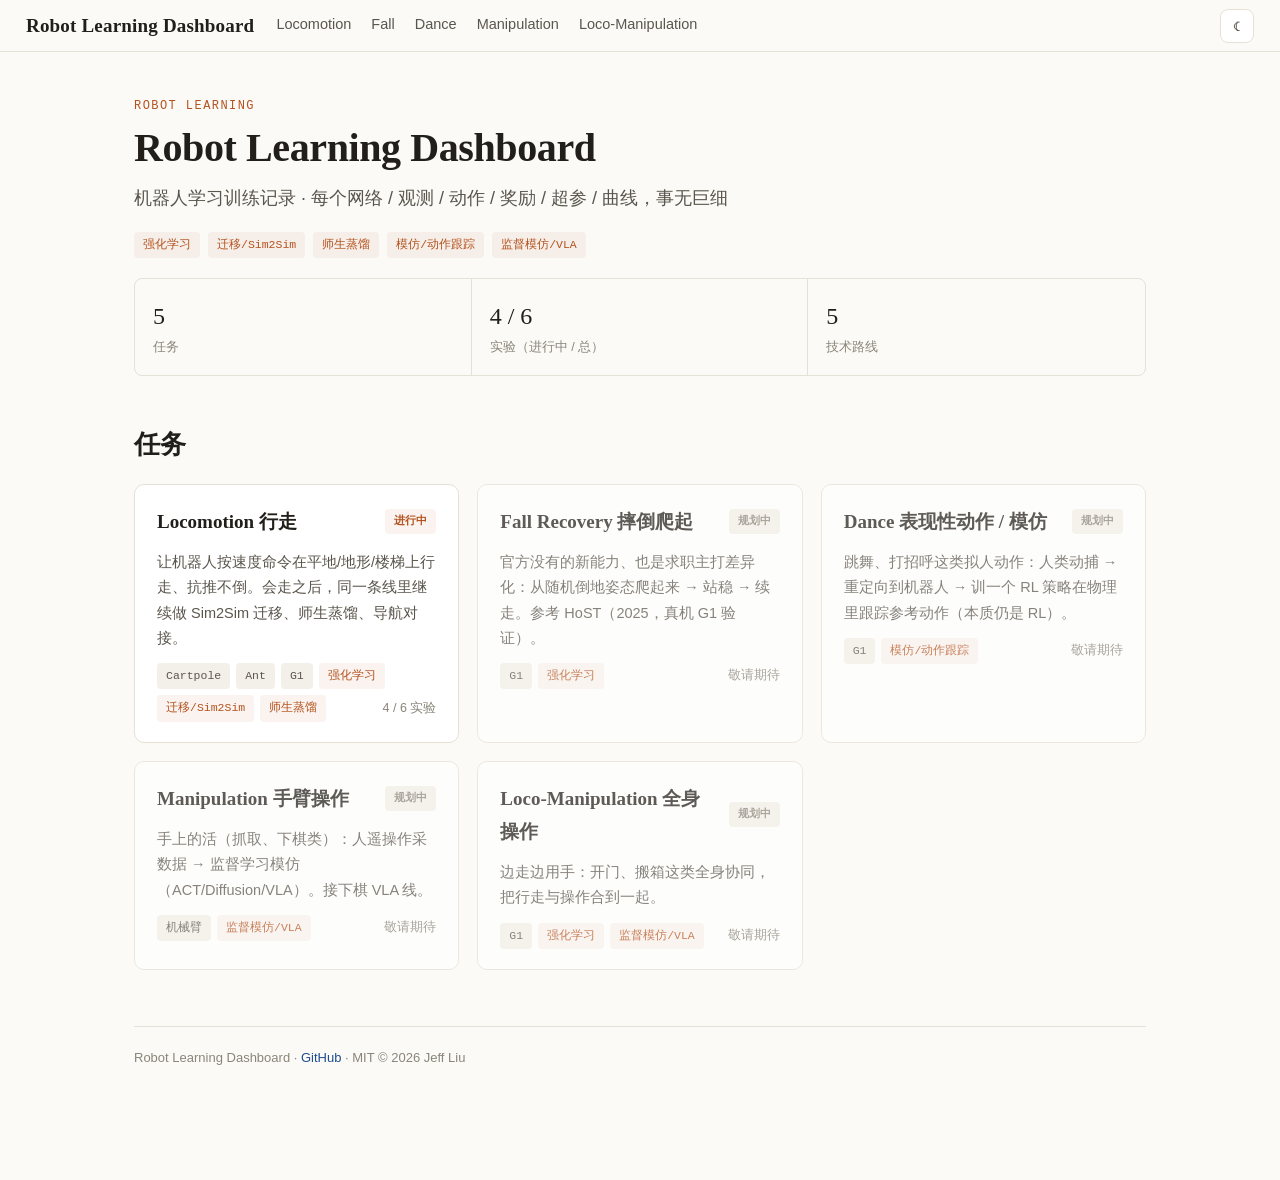
<file: index.html>
<!DOCTYPE html>
<html lang="zh-CN">
<head>
<meta charset="utf-8">
<meta name="viewport" content="width=device-width, initial-scale=1">
<title>Robot Learning Dashboard</title>
<link rel="stylesheet" href="assets/app.css">
</head>
<body>
<header class="top">
  <button class="menu-btn" aria-label="菜单">☰</button>
  <a class="brand" href="#/">Robot Learning Dashboard</a>
  <nav class="topnav" id="topnav"></nav>
  <div class="r">
    <button class="theme-toggle" title="切换深浅主题" aria-label="切换深浅主题">☾</button>
  </div>
</header>

<div class="layout">
  <aside class="side" id="sidebar"></aside>
  <main>
    <div class="art">
      <div id="view"></div>
      <footer style="margin-top:56px;padding-top:20px;border-top:1px solid var(--rule);color:var(--ink-3);font-size:13px">
        Robot Learning Dashboard · <a href="https://github.com/jeffliulab/robot-learning-dashboard">GitHub</a> · MIT © 2026 Jeff Liu
      </footer>
    </div>
  </main>
  <aside class="toc" id="toc"></aside>
</div>

<script src="assets/vendor/plotly/plotly-basic.min.js"></script>
<script src="data/manifest.js"></script>
<script src="data/locomotion/cartpole-balance-2026-07-06_08-00-30.js"></script>
<script src="data/locomotion/ant-walk-2026-07-07_08-19-22_base-s42.js"></script>
<script src="data/locomotion/ant-walk-seeds-compare.js"></script>
<script src="data/locomotion/ant-walk-ablation-compare.js"></script>
<script src="data/locomotion/g1-flat-entropy005-seed43.js"></script>
<script src="data/locomotion/g1-flat-ablation-compare.js"></script>
<script src="data/locomotion/g1-speed-train-compare.js"></script>
<script src="assets/net-diagram.js"></script>
<script src="content/views.js"></script>
<script src="assets/charts.js"></script>
<script src="assets/app.js"></script>
</body>
</html>
</file>
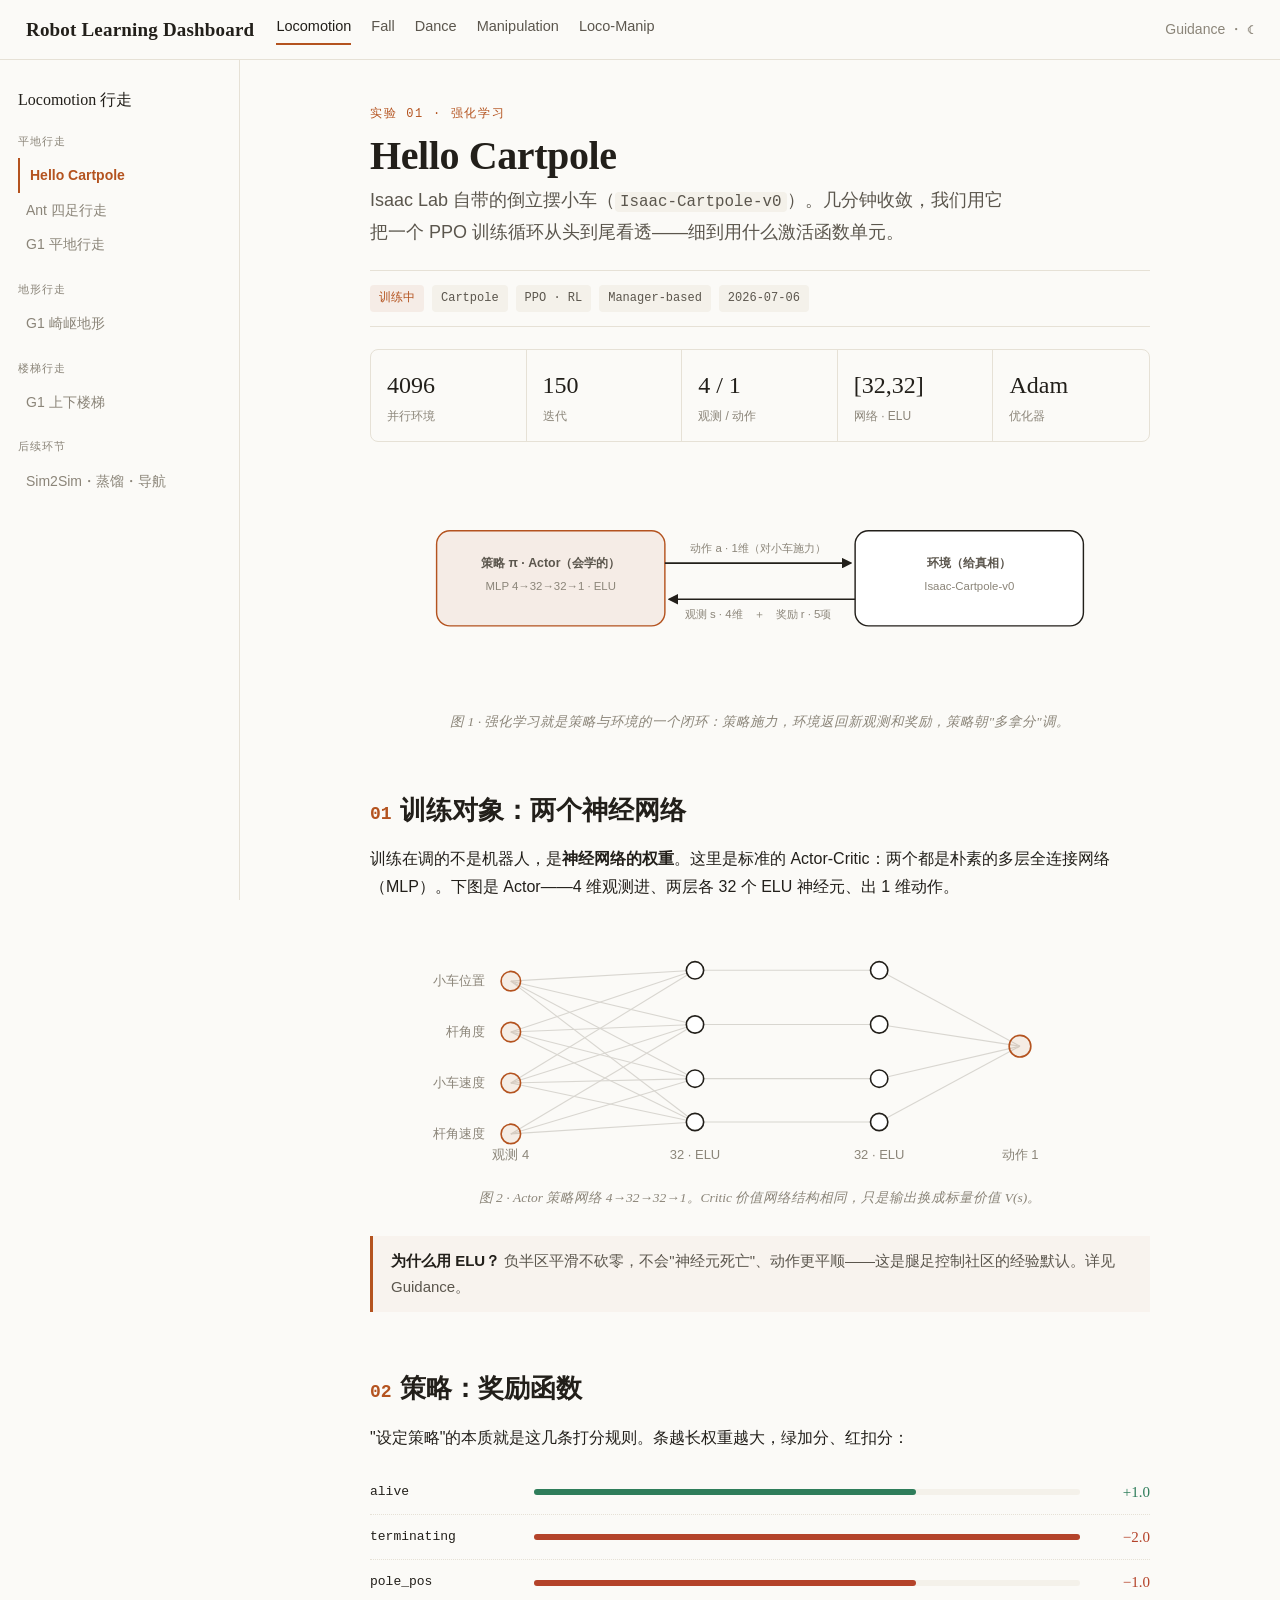
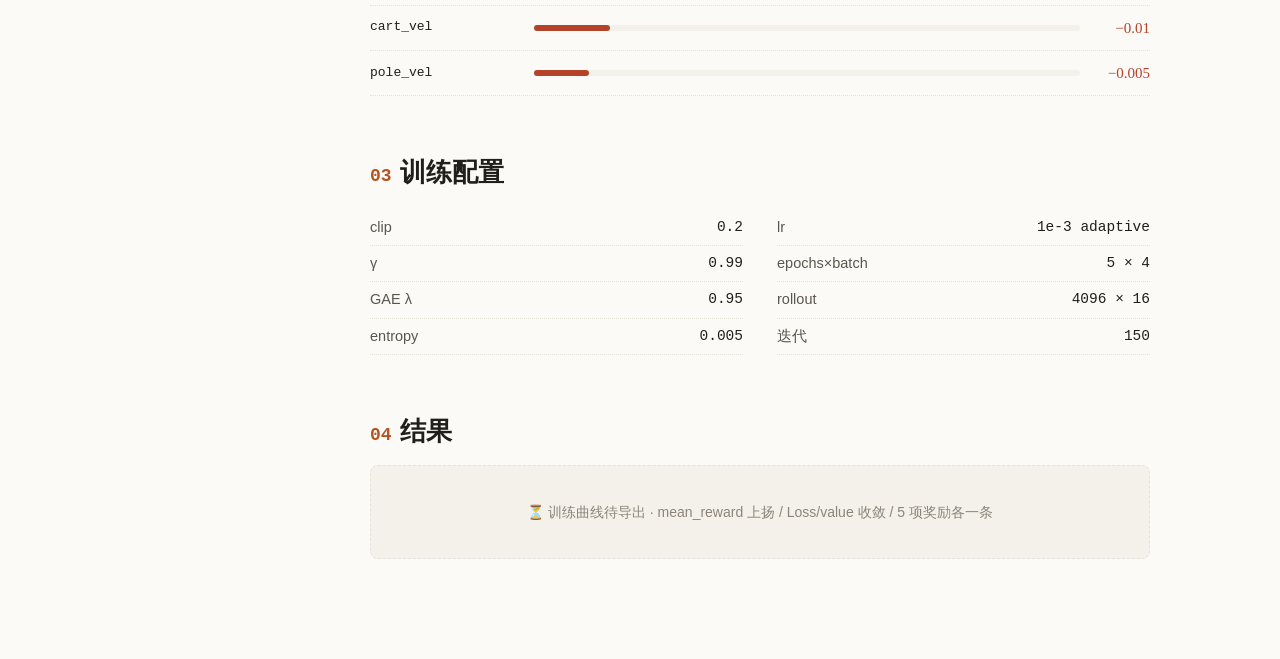
<file: mockups/a-notebook.html>
<!DOCTYPE html>
<html lang="zh-CN">
<head>
<meta charset="utf-8">
<meta name="viewport" content="width=device-width, initial-scale=1">
<title>方向 A · Lab Notebook</title>
<style>
:root{
  --paper:#fbfaf7; --paper-2:#f4f1ea; --card:#ffffff; --ink:#221f1a; --ink-2:#5b564d; --ink-3:#8b8579;
  --rule:#e6e1d6; --accent:#b4531f; --accent-2:#1f4d8f; --pos:#2f7d5b; --neg:#b4432a;
  --serif:"Iowan Old Style","Palatino Linotype",Palatino,"Times New Roman",Georgia,serif;
  --sans:-apple-system,BlinkMacSystemFont,"Segoe UI","PingFang SC","Microsoft YaHei",sans-serif;
  --mono:"SF Mono",ui-monospace,Menlo,Consolas,monospace;
}
*{box-sizing:border-box;} html,body{margin:0;height:100%;}
body{background:var(--paper);color:var(--ink);font-family:var(--sans);font-size:16px;line-height:1.75;-webkit-font-smoothing:antialiased;}
a{color:var(--accent-2);text-decoration:none;} a:hover{text-decoration:underline;}
code{font-family:var(--mono);font-size:.88em;background:var(--paper-2);padding:1px 5px;border-radius:4px;}
/* top bar */
.top{display:flex;align-items:center;gap:22px;height:60px;padding:0 26px;border-bottom:1px solid var(--rule);background:var(--paper);}
.brand{font-family:var(--serif);font-weight:700;font-size:19px;letter-spacing:.01em;}
.top nav{display:flex;gap:20px;} .top nav a{color:var(--ink-2);font-size:14.5px;}
.top nav a.on{color:var(--ink);border-bottom:2px solid var(--accent);padding-bottom:3px;}
.top .r{margin-left:auto;color:var(--ink-3);font-size:14px;}
.wrap{display:grid;grid-template-columns:240px 1fr;}
/* sidebar */
.side{border-right:1px solid var(--rule);padding:26px 18px;height:calc(100vh - 60px);position:sticky;top:60px;overflow:auto;}
.side .h{font-family:var(--serif);font-size:16px;margin:0 0 14px;}
.side .g{font-size:11px;letter-spacing:.1em;text-transform:uppercase;color:var(--ink-3);margin:18px 0 7px;}
.side a{display:block;color:var(--ink-2);font-size:14px;padding:5px 8px;border-radius:6px;}
.side a:hover{background:var(--paper-2);text-decoration:none;}
.side a.on{color:var(--accent);font-weight:600;border-left:2px solid var(--accent);padding-left:10px;border-radius:0;}
.side a.mut{color:var(--ink-3);}
/* article */
.art{max-width:860px;margin:0 auto;padding:44px 40px 100px;}
.kicker{font-family:var(--mono);font-size:12px;letter-spacing:.14em;text-transform:uppercase;color:var(--accent);}
h1{font-family:var(--serif);font-size:40px;line-height:1.15;letter-spacing:-.01em;margin:8px 0 6px;}
.dek{font-size:18px;color:var(--ink-2);margin:0 0 22px;max-width:64ch;}
.meta{display:flex;flex-wrap:wrap;gap:8px;padding:14px 0;border-top:1px solid var(--rule);border-bottom:1px solid var(--rule);}
.tag{font-family:var(--mono);font-size:12px;color:var(--ink-2);background:var(--paper-2);padding:3px 9px;border-radius:4px;}
.tag.hot{color:var(--accent);background:#b4531f14;}
.kpis{display:grid;grid-template-columns:repeat(auto-fit,minmax(120px,1fr));gap:0;border:1px solid var(--rule);border-radius:8px;margin:22px 0;overflow:hidden;}
.kpis .k{padding:14px 16px;border-right:1px solid var(--rule);}
.kpis .k:last-child{border-right:none;}
.kpis .k .v{font-family:var(--serif);font-size:24px;} .kpis .k .l{font-size:12px;color:var(--ink-3);}
h2{font-family:var(--serif);font-size:26px;margin:46px 0 10px;padding-top:8px;}
h2 .n{color:var(--accent);font-size:18px;margin-right:8px;font-family:var(--mono);}
p{margin:12px 0;}
figure{margin:26px 0;text-align:center;}
figure svg{max-width:100%;height:auto;}
figcaption{font-size:13.5px;color:var(--ink-3);font-style:italic;margin-top:12px;font-family:var(--serif);}
.note{border-left:3px solid var(--accent);background:#b4531f0a;padding:12px 18px;margin:18px 0;font-size:15px;color:var(--ink-2);}
.note b{color:var(--ink);}
.rewards{margin:18px 0;}
.rw{display:grid;grid-template-columns:150px 1fr 56px;gap:14px;align-items:center;padding:9px 0;border-bottom:1px dotted var(--rule);}
.rw .nm{font-family:var(--mono);font-size:13px;}
.rw .bar{height:6px;background:var(--paper-2);border-radius:3px;position:relative;}
.rw .bar i{position:absolute;left:0;top:0;height:100%;border-radius:3px;}
.rw .bar i.p{background:var(--pos);} .rw .bar i.n{background:var(--neg);}
.rw .w{font-family:var(--serif);text-align:right;font-size:15px;} .rw .w.p{color:var(--pos);} .rw .w.n{color:var(--neg);}
.hp{columns:2;column-gap:34px;font-size:14.5px;margin:14px 0;}
.hp div{break-inside:avoid;padding:5px 0;border-bottom:1px dotted var(--rule);display:flex;justify-content:space-between;}
.hp .k{color:var(--ink-2);} .hp .v{font-family:var(--mono);}
.result{border:1px dashed var(--rule);border-radius:8px;padding:34px;text-align:center;color:var(--ink-3);font-size:14px;background:var(--paper-2);}
/* svg theme */
.nd{fill:var(--card);stroke:var(--ink);stroke-width:1.5;} .nd.io{fill:#b4531f14;stroke:var(--accent);}
.eg{stroke:var(--ink-3);opacity:.3;} .lb{fill:var(--ink-2);font:600 13px var(--sans);} .sb{fill:var(--ink-3);font:12px var(--sans);}
.ar{stroke:var(--ink);stroke-width:1.6;fill:none;} .mk{fill:var(--ink);}
</style>
</head>
<body>
<header class="top">
  <span class="brand">Robot Learning Dashboard</span>
  <nav><a class="on">Locomotion</a><a>Fall</a><a>Dance</a><a>Manipulation</a><a>Loco-Manip</a></nav>
  <span class="r">Guidance ・ ☾</span>
</header>
<div class="wrap">
  <aside class="side">
    <div class="h">Locomotion 行走</div>
    <div class="g">平地行走</div>
    <a class="on">Hello Cartpole</a><a class="mut">Ant 四足行走</a><a class="mut">G1 平地行走</a>
    <div class="g">地形行走</div><a class="mut">G1 崎岖地形</a>
    <div class="g">楼梯行走</div><a class="mut">G1 上下楼梯</a>
    <div class="g">后续环节</div><a class="mut">Sim2Sim・蒸馏・导航</a>
  </aside>

  <article class="art">
    <div class="kicker">实验 01 · 强化学习</div>
    <h1>Hello Cartpole</h1>
    <p class="dek">Isaac Lab 自带的倒立摆小车（<code>Isaac-Cartpole-v0</code>）。几分钟收敛，我们用它把一个 PPO 训练循环从头到尾看透——细到用什么激活函数单元。</p>
    <div class="meta"><span class="tag hot">训练中</span><span class="tag">Cartpole</span><span class="tag">PPO · RL</span><span class="tag">Manager-based</span><span class="tag">2026-07-06</span></div>

    <div class="kpis">
      <div class="k"><div class="v">4096</div><div class="l">并行环境</div></div>
      <div class="k"><div class="v">150</div><div class="l">迭代</div></div>
      <div class="k"><div class="v">4 / 1</div><div class="l">观测 / 动作</div></div>
      <div class="k"><div class="v">[32,32]</div><div class="l">网络 · ELU</div></div>
      <div class="k"><div class="v">Adam</div><div class="l">优化器</div></div>
    </div>

    <figure>
      <svg viewBox="0 0 820 232" role="img" aria-label="强化学习闭环">
        <defs><marker id="ah" viewBox="0 0 10 10" refX="8" refY="5" markerWidth="7" markerHeight="7" orient="auto-start-reverse"><path class="mk" d="M0 0L10 5L0 10z"/></marker></defs>
        <rect class="nd io" x="70" y="66" rx="14" width="240" height="100"/>
        <text class="lb" x="190" y="104" text-anchor="middle">策略 π · Actor（会学的）</text>
        <text class="sb" x="190" y="128" text-anchor="middle">MLP 4→32→32→1 · ELU</text>
        <rect class="nd" x="510" y="66" rx="14" width="240" height="100"/>
        <text class="lb" x="630" y="104" text-anchor="middle">环境（给真相）</text>
        <text class="sb" x="630" y="128" text-anchor="middle">Isaac-Cartpole-v0</text>
        <path class="ar" d="M310 100 H505" marker-end="url(#ah)"/>
        <text class="sb" x="408" y="88" text-anchor="middle">动作 a · 1维（对小车施力）</text>
        <path class="ar" d="M510 138 H315" marker-end="url(#ah)"/>
        <text class="sb" x="408" y="158" text-anchor="middle">观测 s · 4维　＋　奖励 r · 5项</text>
      </svg>
      <figcaption>图 1 · 强化学习就是策略与环境的一个闭环：策略施力，环境返回新观测和奖励，策略朝"多拿分"调。</figcaption>
    </figure>

    <h2><span class="n">01</span>训练对象：两个神经网络</h2>
    <p>训练在调的不是机器人，是<b>神经网络的权重</b>。这里是标准的 Actor-Critic：两个都是朴素的多层全连接网络（MLP）。下图是 Actor——4 维观测进、两层各 32 个 ELU 神经元、出 1 维动作。</p>
    <figure>
      <svg viewBox="0 0 720 220" role="img" aria-label="Actor 网络">
        <g class="eg">
          <line x1="130" y1="50" x2="300" y2="40"/><line x1="130" y1="50" x2="300" y2="90"/><line x1="130" y1="50" x2="300" y2="140"/><line x1="130" y1="50" x2="300" y2="180"/>
          <line x1="130" y1="97" x2="300" y2="40"/><line x1="130" y1="97" x2="300" y2="90"/><line x1="130" y1="97" x2="300" y2="140"/><line x1="130" y1="97" x2="300" y2="180"/>
          <line x1="130" y1="144" x2="300" y2="40"/><line x1="130" y1="144" x2="300" y2="90"/><line x1="130" y1="144" x2="300" y2="140"/><line x1="130" y1="144" x2="300" y2="180"/>
          <line x1="130" y1="191" x2="300" y2="90"/><line x1="130" y1="191" x2="300" y2="140"/><line x1="130" y1="191" x2="300" y2="180"/>
          <line x1="300" y1="40" x2="470" y2="40"/><line x1="300" y1="90" x2="470" y2="90"/><line x1="300" y1="140" x2="470" y2="140"/><line x1="300" y1="180" x2="470" y2="180"/>
          <line x1="470" y1="40" x2="600" y2="110"/><line x1="470" y1="90" x2="600" y2="110"/><line x1="470" y1="140" x2="600" y2="110"/><line x1="470" y1="180" x2="600" y2="110"/>
        </g>
        <g>
          <circle class="nd io" cx="130" cy="50" r="9"/><circle class="nd io" cx="130" cy="97" r="9"/><circle class="nd io" cx="130" cy="144" r="9"/><circle class="nd io" cx="130" cy="191" r="9"/>
          <circle class="nd" cx="300" cy="40" r="8"/><circle class="nd" cx="300" cy="90" r="8"/><circle class="nd" cx="300" cy="140" r="8"/><circle class="nd" cx="300" cy="180" r="8"/>
          <circle class="nd" cx="470" cy="40" r="8"/><circle class="nd" cx="470" cy="90" r="8"/><circle class="nd" cx="470" cy="140" r="8"/><circle class="nd" cx="470" cy="180" r="8"/>
          <circle class="nd io" cx="600" cy="110" r="10"/>
        </g>
        <text class="sb" x="106" y="54" text-anchor="end">小车位置</text><text class="sb" x="106" y="101" text-anchor="end">杆角度</text>
        <text class="sb" x="106" y="148" text-anchor="end">小车速度</text><text class="sb" x="106" y="195" text-anchor="end">杆角速度</text>
        <text class="sb" x="130" y="214" text-anchor="middle">观测 4</text><text class="sb" x="300" y="214" text-anchor="middle">32 · ELU</text>
        <text class="sb" x="470" y="214" text-anchor="middle">32 · ELU</text><text class="sb" x="600" y="214" text-anchor="middle">动作 1</text>
      </svg>
      <figcaption>图 2 · Actor 策略网络 4→32→32→1。Critic 价值网络结构相同，只是输出换成标量价值 V(s)。</figcaption>
    </figure>
    <div class="note"><b>为什么用 ELU？</b> 负半区平滑不砍零，不会"神经元死亡"、动作更平顺——这是腿足控制社区的经验默认。详见 Guidance。</div>

    <h2><span class="n">02</span>策略：奖励函数</h2>
    <p>"设定策略"的本质就是这几条打分规则。条越长权重越大，绿加分、红扣分：</p>
    <div class="rewards">
      <div class="rw"><span class="nm">alive</span><span class="bar"><i class="p" style="width:70%"></i></span><span class="w p">+1.0</span></div>
      <div class="rw"><span class="nm">terminating</span><span class="bar"><i class="n" style="width:100%"></i></span><span class="w n">−2.0</span></div>
      <div class="rw"><span class="nm">pole_pos</span><span class="bar"><i class="n" style="width:70%"></i></span><span class="w n">−1.0</span></div>
      <div class="rw"><span class="nm">cart_vel</span><span class="bar"><i class="n" style="width:14%"></i></span><span class="w n">−0.01</span></div>
      <div class="rw"><span class="nm">pole_vel</span><span class="bar"><i class="n" style="width:10%"></i></span><span class="w n">−0.005</span></div>
    </div>

    <h2><span class="n">03</span>训练配置</h2>
    <div class="hp">
      <div><span class="k">clip</span><span class="v">0.2</span></div><div><span class="k">γ</span><span class="v">0.99</span></div>
      <div><span class="k">GAE λ</span><span class="v">0.95</span></div><div><span class="k">entropy</span><span class="v">0.005</span></div>
      <div><span class="k">lr</span><span class="v">1e-3 adaptive</span></div><div><span class="k">epochs×batch</span><span class="v">5 × 4</span></div>
      <div><span class="k">rollout</span><span class="v">4096 × 16</span></div><div><span class="k">迭代</span><span class="v">150</span></div>
    </div>

    <h2><span class="n">04</span>结果</h2>
    <div class="result">⏳ 训练曲线待导出 · mean_reward 上扬 / Loss/value 收敛 / 5 项奖励各一条</div>
  </article>
</div>
</body>
</html>
</file>
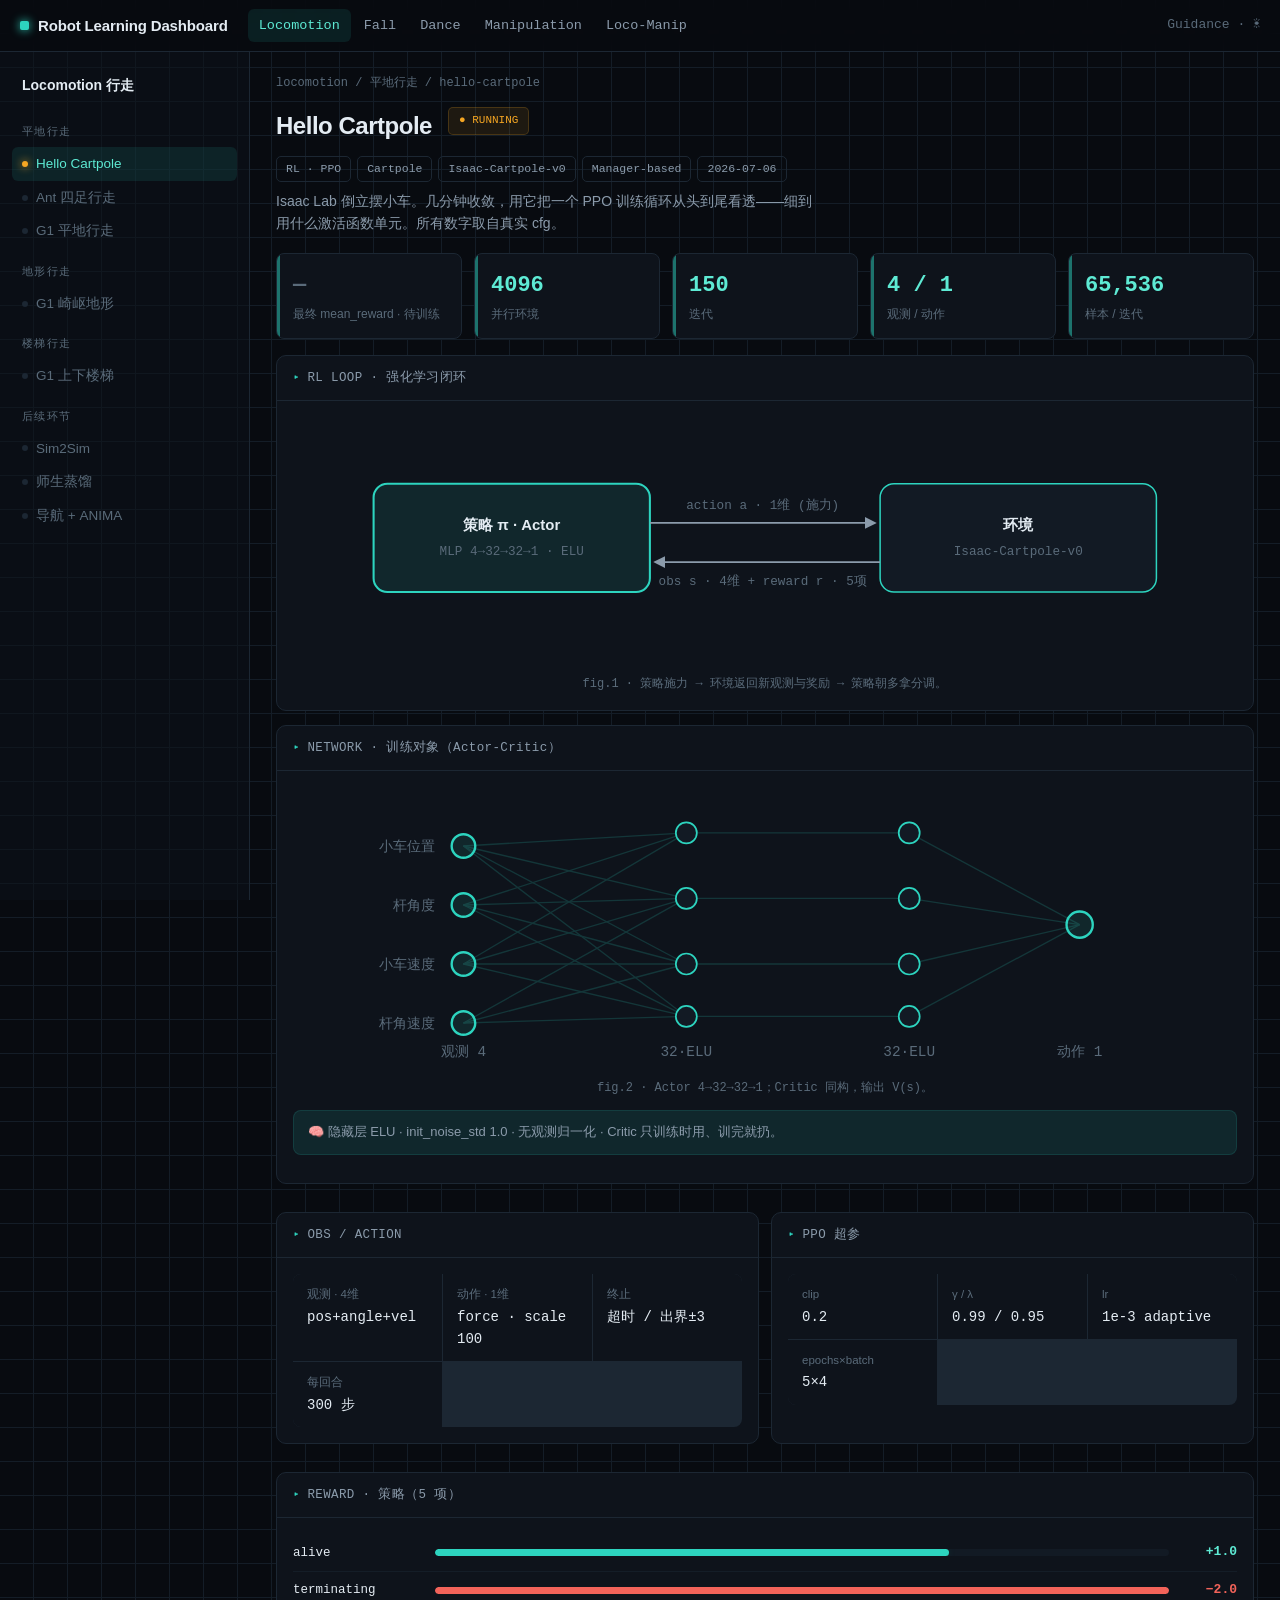
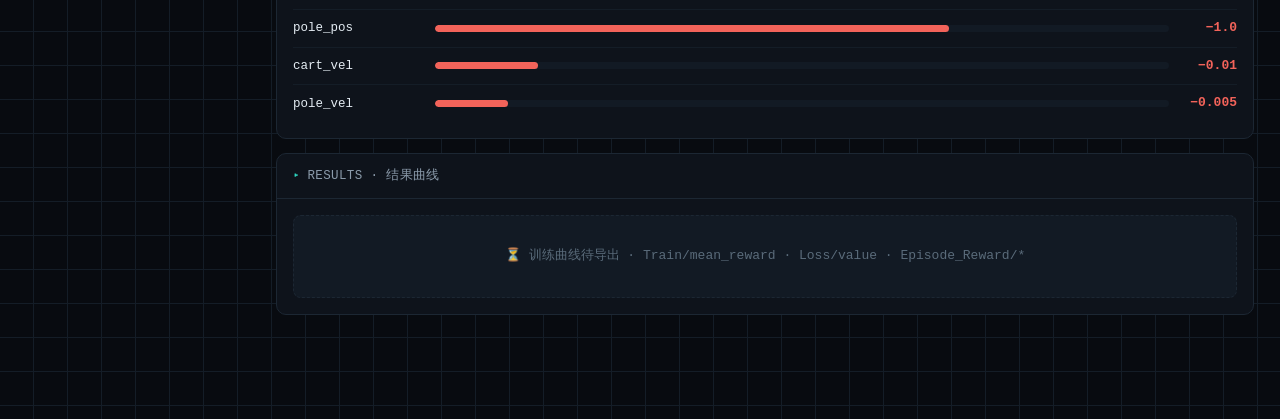
<file: mockups/b-terminal.html>
<!DOCTYPE html>
<html lang="zh-CN">
<head>
<meta charset="utf-8">
<meta name="viewport" content="width=device-width, initial-scale=1">
<title>方向 B · Data Terminal</title>
<style>
:root{
  --bg:#080b10; --panel:#0e131b; --panel-2:#121a24; --line:#1c2733; --line-2:#141d27;
  --tx:#e4ecf3; --tx-2:#8b9bab; --tx-3:#5a6b7a;
  --cy:#2dd4bf; --cy-2:#5eead4; --cy-dim:#2dd4bf1a; --amber:#f5a623; --red:#f2635a; --grn:#2dd4bf;
  --sans:-apple-system,BlinkMacSystemFont,"Segoe UI","PingFang SC","Microsoft YaHei",sans-serif;
  --mono:"SF Mono",ui-monospace,"JetBrains Mono",Menlo,Consolas,monospace;
}
*{box-sizing:border-box;} html,body{margin:0;height:100%;}
body{background:var(--bg);color:var(--tx);font-family:var(--sans);font-size:14px;line-height:1.6;-webkit-font-smoothing:antialiased;
  background-image:linear-gradient(var(--line-2) 1px,transparent 1px),linear-gradient(90deg,var(--line-2) 1px,transparent 1px);
  background-size:34px 34px;background-position:-1px -1px;}
a{color:var(--cy-2);text-decoration:none;} code{font-family:var(--mono);color:var(--cy-2);background:var(--cy-dim);padding:1px 5px;border-radius:3px;font-size:.9em;}
.mono{font-family:var(--mono);}
.top{display:flex;align-items:center;gap:20px;height:52px;padding:0 20px;border-bottom:1px solid var(--line);background:rgba(8,11,16,.8);backdrop-filter:blur(8px);position:sticky;top:0;z-index:5;}
.brand{display:flex;align-items:center;gap:9px;font-weight:700;letter-spacing:-.01em;font-size:15px;}
.brand::before{content:"";width:9px;height:9px;border-radius:2px;background:var(--cy);box-shadow:0 0 10px var(--cy);}
.top nav{display:flex;gap:2px;} .top nav a{color:var(--tx-2);font-size:13.5px;padding:6px 11px;border-radius:6px;font-family:var(--mono);}
.top nav a.on{color:var(--cy-2);background:var(--cy-dim);} .top .r{margin-left:auto;color:var(--tx-3);font-size:13px;font-family:var(--mono);}
.wrap{display:grid;grid-template-columns:250px 1fr;}
.side{border-right:1px solid var(--line);padding:18px 12px;height:calc(100vh - 52px);position:sticky;top:52px;overflow:auto;background:rgba(14,19,27,.55);}
.side .h{font-size:14px;font-weight:700;padding:4px 10px 12px;}
.side .g{font-size:10.5px;letter-spacing:.12em;text-transform:uppercase;color:var(--tx-3);font-family:var(--mono);margin:16px 0 6px;padding:0 10px;}
.side a{display:flex;align-items:center;gap:8px;color:var(--tx-2);font-size:13.5px;padding:6px 10px;border-radius:6px;}
.side a::before{content:"";width:6px;height:6px;border-radius:50%;background:var(--tx-3);flex:none;}
.side a.on{color:var(--cy-2);background:var(--cy-dim);} .side a.on::before{background:var(--amber);box-shadow:0 0 8px var(--amber);}
.side a.mut{color:var(--tx-3);} .side a.mut::before{background:var(--line);}
.main{padding:22px 26px 90px;max-width:1080px;}
.crumb{font-family:var(--mono);font-size:12px;color:var(--tx-3);margin-bottom:14px;}
.hdr{display:flex;align-items:flex-start;gap:16px;flex-wrap:wrap;}
h1{font-size:24px;letter-spacing:-.02em;margin:0;}
.st{font-family:var(--mono);font-size:11px;padding:4px 10px;border-radius:5px;background:#f5a62318;color:var(--amber);border:1px solid #f5a62333;}
.chips{display:flex;gap:6px;flex-wrap:wrap;margin:10px 0 4px;}
.chip{font-family:var(--mono);font-size:11.5px;color:var(--tx-2);border:1px solid var(--line);padding:3px 9px;border-radius:5px;}
.dek{color:var(--tx-2);max-width:70ch;margin:8px 0 18px;}
/* KPI 结果前置 */
.kgrid{display:grid;grid-template-columns:repeat(auto-fit,minmax(150px,1fr));gap:12px;margin:16px 0;}
.kpi{background:var(--panel);border:1px solid var(--line);border-radius:8px;padding:14px 16px;position:relative;overflow:hidden;}
.kpi::after{content:"";position:absolute;left:0;top:0;width:3px;height:100%;background:var(--cy);opacity:.5;}
.kpi .v{font-family:var(--mono);font-size:22px;font-weight:600;color:var(--cy-2);} .kpi .l{color:var(--tx-3);font-size:12px;margin-top:2px;}
.kpi.wait .v{color:var(--tx-3);}
/* panel */
.panel{background:var(--panel);border:1px solid var(--line);border-radius:10px;margin:14px 0;overflow:hidden;}
.panel>.ph{display:flex;align-items:center;gap:8px;padding:12px 16px;border-bottom:1px solid var(--line);font-family:var(--mono);font-size:12.5px;color:var(--tx-2);letter-spacing:.03em;}
.panel>.ph::before{content:"▸";color:var(--cy);}
.panel>.pb{padding:16px;}
figure{margin:0;text-align:center;} figure svg{max-width:100%;height:auto;}
figcaption{color:var(--tx-3);font-size:12px;margin-top:10px;font-family:var(--mono);}
.grid2{display:grid;grid-template-columns:1fr 1fr;gap:12px;}
.spec{display:grid;grid-template-columns:repeat(auto-fit,minmax(130px,1fr));gap:1px;background:var(--line);border-radius:8px;overflow:hidden;}
.spec .s{background:var(--panel);padding:11px 14px;} .spec .s .k{color:var(--tx-3);font-size:11.5px;} .spec .s .v{font-family:var(--mono);color:var(--tx);font-size:14px;margin-top:2px;}
.rw{display:grid;grid-template-columns:130px 1fr 56px;gap:12px;align-items:center;padding:8px 0;border-bottom:1px solid var(--line-2);}
.rw:last-child{border:none;} .rw .nm{font-family:var(--mono);font-size:12.5px;}
.rbar{height:7px;background:var(--panel-2);border-radius:99px;position:relative;overflow:hidden;} .rbar i{position:absolute;left:0;top:0;height:100%;border-radius:99px;}
.rbar i.p{background:var(--cy);box-shadow:0 0 8px var(--cy-dim);} .rbar i.n{background:var(--red);}
.w{font-family:var(--mono);text-align:right;font-size:13px;font-weight:600;} .w.p{color:var(--cy-2);} .w.n{color:var(--red);}
.callout{display:flex;gap:10px;background:var(--cy-dim);border:1px solid #2dd4bf22;border-radius:8px;padding:11px 14px;margin:12px 0;color:var(--tx-2);font-size:13px;}
.result{border:1px dashed var(--line);border-radius:8px;padding:30px;text-align:center;color:var(--tx-3);font-family:var(--mono);font-size:13px;background:var(--panel-2);}
/* svg */
.nd{fill:var(--panel-2);stroke:var(--cy);stroke-width:1.3;} .nd.io{fill:var(--cy-dim);stroke:var(--cy);stroke-width:1.8;}
.eg{stroke:var(--cy);opacity:.18;} .lb{fill:var(--tx);font:600 13px var(--sans);} .sb{fill:var(--tx-3);font:11px var(--mono);}
.ar{stroke:var(--tx-2);stroke-width:1.5;fill:none;} .mk{fill:var(--tx-2);}
</style>
</head>
<body>
<header class="top">
  <span class="brand">Robot Learning Dashboard</span>
  <nav><a class="on">Locomotion</a><a>Fall</a><a>Dance</a><a>Manipulation</a><a>Loco-Manip</a></nav>
  <span class="r">Guidance · ☀</span>
</header>
<div class="wrap">
  <aside class="side">
    <div class="h">Locomotion 行走</div>
    <div class="g">平地行走</div><a class="on">Hello Cartpole</a><a class="mut">Ant 四足行走</a><a class="mut">G1 平地行走</a>
    <div class="g">地形行走</div><a class="mut">G1 崎岖地形</a>
    <div class="g">楼梯行走</div><a class="mut">G1 上下楼梯</a>
    <div class="g">后续环节</div><a class="mut">Sim2Sim</a><a class="mut">师生蒸馏</a><a class="mut">导航 + ANIMA</a>
  </aside>

  <main class="main">
    <div class="crumb">locomotion / 平地行走 / hello-cartpole</div>
    <div class="hdr"><h1>Hello Cartpole</h1><span class="st">● RUNNING</span></div>
    <div class="chips"><span class="chip">RL · PPO</span><span class="chip">Cartpole</span><span class="chip">Isaac-Cartpole-v0</span><span class="chip">Manager-based</span><span class="chip">2026-07-06</span></div>
    <p class="dek">Isaac Lab 倒立摆小车。几分钟收敛，用它把一个 PPO 训练循环从头到尾看透——细到用什么激活函数单元。所有数字取自真实 cfg。</p>

    <div class="kgrid">
      <div class="kpi wait"><div class="v">—</div><div class="l">最终 mean_reward · 待训练</div></div>
      <div class="kpi"><div class="v">4096</div><div class="l">并行环境</div></div>
      <div class="kpi"><div class="v">150</div><div class="l">迭代</div></div>
      <div class="kpi"><div class="v">4 / 1</div><div class="l">观测 / 动作</div></div>
      <div class="kpi"><div class="v">65,536</div><div class="l">样本 / 迭代</div></div>
    </div>

    <div class="panel"><div class="ph">RL LOOP · 强化学习闭环</div><div class="pb"><figure>
      <svg viewBox="0 0 820 210" role="img" aria-label="RL 闭环">
        <defs><marker id="ah" viewBox="0 0 10 10" refX="8" refY="5" markerWidth="7" markerHeight="7" orient="auto-start-reverse"><path class="mk" d="M0 0L10 5L0 10z"/></marker></defs>
        <rect class="nd io" x="70" y="58" rx="12" width="240" height="94"/>
        <text class="lb" x="190" y="98" text-anchor="middle">策略 π · Actor</text><text class="sb" x="190" y="120" text-anchor="middle">MLP 4→32→32→1 · ELU</text>
        <rect class="nd" x="510" y="58" rx="12" width="240" height="94"/>
        <text class="lb" x="630" y="98" text-anchor="middle">环境</text><text class="sb" x="630" y="120" text-anchor="middle">Isaac-Cartpole-v0</text>
        <path class="ar" d="M310 92 H505" marker-end="url(#ah)"/><text class="sb" x="408" y="80" text-anchor="middle">action a · 1维 (施力)</text>
        <path class="ar" d="M510 126 H315" marker-end="url(#ah)"/><text class="sb" x="408" y="146" text-anchor="middle">obs s · 4维 + reward r · 5项</text>
      </svg>
      <figcaption>fig.1 · 策略施力 → 环境返回新观测与奖励 → 策略朝多拿分调。</figcaption>
    </figure></div></div>

    <div class="panel"><div class="ph">NETWORK · 训练对象（Actor-Critic）</div><div class="pb">
      <figure><svg viewBox="0 0 720 210" role="img" aria-label="Actor 网络">
        <g class="eg">
          <line x1="130" y1="45" x2="300" y2="35"/><line x1="130" y1="45" x2="300" y2="85"/><line x1="130" y1="45" x2="300" y2="135"/><line x1="130" y1="45" x2="300" y2="175"/>
          <line x1="130" y1="90" x2="300" y2="35"/><line x1="130" y1="90" x2="300" y2="85"/><line x1="130" y1="90" x2="300" y2="135"/><line x1="130" y1="90" x2="300" y2="175"/>
          <line x1="130" y1="135" x2="300" y2="35"/><line x1="130" y1="135" x2="300" y2="85"/><line x1="130" y1="135" x2="300" y2="135"/><line x1="130" y1="135" x2="300" y2="175"/>
          <line x1="130" y1="180" x2="300" y2="85"/><line x1="130" y1="180" x2="300" y2="135"/><line x1="130" y1="180" x2="300" y2="175"/>
          <line x1="300" y1="35" x2="470" y2="35"/><line x1="300" y1="85" x2="470" y2="85"/><line x1="300" y1="135" x2="470" y2="135"/><line x1="300" y1="175" x2="470" y2="175"/>
          <line x1="470" y1="35" x2="600" y2="105"/><line x1="470" y1="85" x2="600" y2="105"/><line x1="470" y1="135" x2="600" y2="105"/><line x1="470" y1="175" x2="600" y2="105"/>
        </g>
        <circle class="nd io" cx="130" cy="45" r="9"/><circle class="nd io" cx="130" cy="90" r="9"/><circle class="nd io" cx="130" cy="135" r="9"/><circle class="nd io" cx="130" cy="180" r="9"/>
        <circle class="nd" cx="300" cy="35" r="8"/><circle class="nd" cx="300" cy="85" r="8"/><circle class="nd" cx="300" cy="135" r="8"/><circle class="nd" cx="300" cy="175" r="8"/>
        <circle class="nd" cx="470" cy="35" r="8"/><circle class="nd" cx="470" cy="85" r="8"/><circle class="nd" cx="470" cy="135" r="8"/><circle class="nd" cx="470" cy="175" r="8"/>
        <circle class="nd io" cx="600" cy="105" r="10"/>
        <text class="sb" x="108" y="49" text-anchor="end">小车位置</text><text class="sb" x="108" y="94" text-anchor="end">杆角度</text><text class="sb" x="108" y="139" text-anchor="end">小车速度</text><text class="sb" x="108" y="184" text-anchor="end">杆角速度</text>
        <text class="sb" x="130" y="205" text-anchor="middle">观测 4</text><text class="sb" x="300" y="205" text-anchor="middle">32·ELU</text><text class="sb" x="470" y="205" text-anchor="middle">32·ELU</text><text class="sb" x="600" y="205" text-anchor="middle">动作 1</text>
      </svg><figcaption>fig.2 · Actor 4→32→32→1；Critic 同构，输出 V(s)。</figcaption></figure>
      <div class="callout">🧠 隐藏层 ELU · init_noise_std 1.0 · 无观测归一化 · Critic 只训练时用、训完就扔。</div>
    </div></div>

    <div class="grid2">
      <div class="panel"><div class="ph">OBS / ACTION</div><div class="pb"><div class="spec">
        <div class="s"><div class="k">观测 · 4维</div><div class="v">pos+angle+vel</div></div>
        <div class="s"><div class="k">动作 · 1维</div><div class="v">force · scale 100</div></div>
        <div class="s"><div class="k">终止</div><div class="v">超时 / 出界±3</div></div>
        <div class="s"><div class="k">每回合</div><div class="v">300 步</div></div>
      </div></div></div>
      <div class="panel"><div class="ph">PPO 超参</div><div class="pb"><div class="spec">
        <div class="s"><div class="k">clip</div><div class="v">0.2</div></div><div class="s"><div class="k">γ / λ</div><div class="v">0.99 / 0.95</div></div>
        <div class="s"><div class="k">lr</div><div class="v">1e-3 adaptive</div></div><div class="s"><div class="k">epochs×batch</div><div class="v">5×4</div></div>
      </div></div></div>
    </div>

    <div class="panel"><div class="ph">REWARD · 策略（5 项）</div><div class="pb">
      <div class="rw"><span class="nm">alive</span><span class="rbar"><i class="p" style="width:70%"></i></span><span class="w p">+1.0</span></div>
      <div class="rw"><span class="nm">terminating</span><span class="rbar"><i class="n" style="width:100%"></i></span><span class="w n">−2.0</span></div>
      <div class="rw"><span class="nm">pole_pos</span><span class="rbar"><i class="n" style="width:70%"></i></span><span class="w n">−1.0</span></div>
      <div class="rw"><span class="nm">cart_vel</span><span class="rbar"><i class="n" style="width:14%"></i></span><span class="w n">−0.01</span></div>
      <div class="rw"><span class="nm">pole_vel</span><span class="rbar"><i class="n" style="width:10%"></i></span><span class="w n">−0.005</span></div>
    </div></div>

    <div class="panel"><div class="ph">RESULTS · 结果曲线</div><div class="pb">
      <div class="result">⏳ 训练曲线待导出 · Train/mean_reward · Loss/value · Episode_Reward/*</div>
    </div></div>
  </main>
</div>
</body>
</html>
</file>
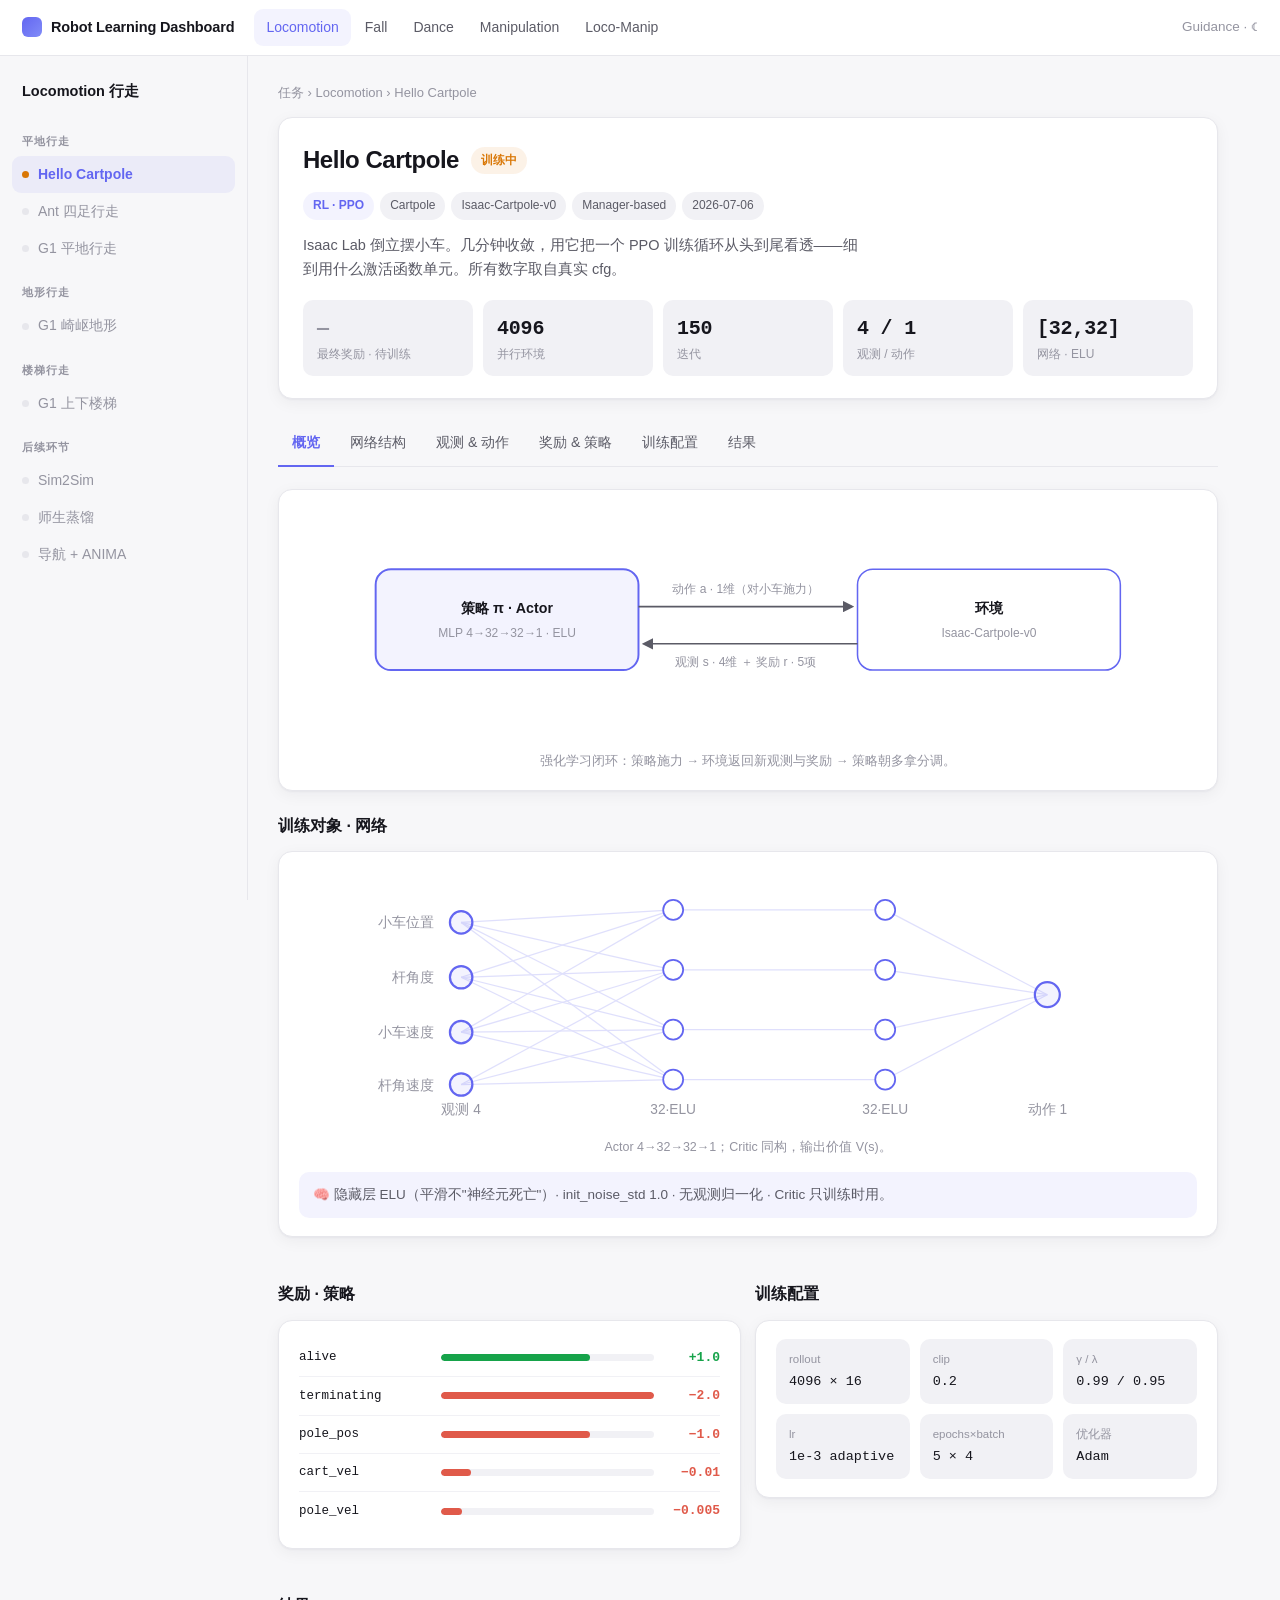
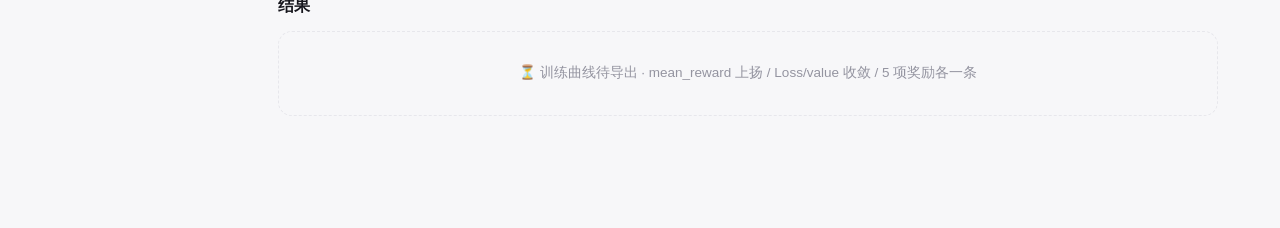
<file: mockups/c-card.html>
<!DOCTYPE html>
<html lang="zh-CN">
<head>
<meta charset="utf-8">
<meta name="viewport" content="width=device-width, initial-scale=1">
<title>方向 C · Product / Model-Card</title>
<style>
:root{
  --bg:#f7f7f9; --card:#ffffff; --soft:#f1f1f5; --line:#e7e7ec;
  --tx:#16161d; --tx-2:#5b5b66; --tx-3:#9494a0;
  --ac:#6366f1; --ac-2:#818cf8; --ac-weak:#6366f114; --pos:#16a34a; --neg:#e05a4a; --amber:#d97706;
  --sans:-apple-system,BlinkMacSystemFont,"Segoe UI","PingFang SC","Microsoft YaHei",Inter,sans-serif;
  --mono:"SF Mono",ui-monospace,Menlo,Consolas,monospace;
  --sh:0 1px 2px rgba(20,20,40,.04),0 4px 16px rgba(20,20,40,.05); --r:14px; --r2:10px;
}
*{box-sizing:border-box;} html,body{margin:0;height:100%;}
body{background:var(--bg);color:var(--tx);font-family:var(--sans);font-size:14.5px;line-height:1.65;-webkit-font-smoothing:antialiased;}
a{color:var(--ac);text-decoration:none;} code{font-family:var(--mono);font-size:.88em;background:var(--soft);padding:1px 5px;border-radius:5px;}
.top{display:flex;align-items:center;gap:20px;height:56px;padding:0 22px;background:var(--card);border-bottom:1px solid var(--line);position:sticky;top:0;z-index:5;}
.brand{display:flex;align-items:center;gap:9px;font-weight:700;letter-spacing:-.01em;}
.brand::before{content:"";width:20px;height:20px;border-radius:6px;background:linear-gradient(135deg,var(--ac),var(--ac-2));}
.top nav{display:flex;gap:2px;} .top nav a{color:var(--tx-2);font-size:14px;padding:7px 12px;border-radius:9px;font-weight:500;}
.top nav a.on{color:var(--ac);background:var(--ac-weak);} .top .r{margin-left:auto;display:flex;gap:4px;align-items:center;color:var(--tx-3);font-size:13.5px;}
.wrap{display:grid;grid-template-columns:248px 1fr;}
.side{padding:18px 12px;height:calc(100vh - 56px);position:sticky;top:56px;overflow:auto;border-right:1px solid var(--line);}
.side .h{font-weight:700;font-size:14.5px;padding:6px 10px 12px;}
.side .g{font-size:11px;letter-spacing:.08em;text-transform:uppercase;color:var(--tx-3);font-weight:700;margin:16px 0 6px;padding:0 10px;}
.side a{display:flex;align-items:center;gap:9px;color:var(--tx-2);font-size:14px;padding:7px 10px;border-radius:9px;}
.side a:hover{background:var(--soft);} .side a.on{color:var(--ac);background:var(--ac-weak);font-weight:600;}
.dot{width:7px;height:7px;border-radius:50%;flex:none;background:var(--tx-3);} .dot.run{background:var(--amber);} .side a.mut{color:var(--tx-3);} .side a.mut .dot{background:var(--line);}
.main{padding:26px 30px 90px;max-width:1000px;}
.crumb{font-size:13px;color:var(--tx-3);margin-bottom:14px;}
/* model-card header */
.card-head{background:var(--card);border:1px solid var(--line);border-radius:var(--r);padding:22px 24px;box-shadow:var(--sh);}
.ch-top{display:flex;align-items:center;gap:12px;flex-wrap:wrap;}
h1{font-size:24px;letter-spacing:-.02em;margin:0;}
.badge{font-size:11.5px;font-weight:700;padding:4px 10px;border-radius:999px;background:#d9770618;color:var(--amber);}
.chips{display:flex;gap:6px;flex-wrap:wrap;margin:12px 0 0;}
.chip{font-size:12px;color:var(--tx-2);background:var(--soft);padding:4px 10px;border-radius:999px;}
.chip.ac{background:var(--ac-weak);color:var(--ac);font-weight:600;}
.dek{color:var(--tx-2);margin:14px 0 0;max-width:70ch;}
.kpis{display:grid;grid-template-columns:repeat(auto-fit,minmax(120px,1fr));gap:10px;margin-top:18px;}
.kpi{background:var(--soft);border-radius:var(--r2);padding:12px 14px;}
.kpi .v{font-size:20px;font-weight:750;letter-spacing:-.01em;font-family:var(--mono);} .kpi.wait .v{color:var(--tx-3);} .kpi .l{color:var(--tx-3);font-size:12px;}
/* tabs */
.tabs{display:flex;gap:2px;margin:22px 0 4px;border-bottom:1px solid var(--line);}
.tabs a{padding:10px 14px;font-size:14px;color:var(--tx-2);font-weight:500;border-bottom:2px solid transparent;margin-bottom:-1px;}
.tabs a.on{color:var(--ac);border-bottom-color:var(--ac);font-weight:600;}
/* cards */
.sec{margin:22px 0;}
.sec h2{font-size:16px;margin:0 0 12px;display:flex;align-items:center;gap:8px;}
.card{background:var(--card);border:1px solid var(--line);border-radius:var(--r);padding:18px 20px;box-shadow:var(--sh);}
.grid2{display:grid;grid-template-columns:1fr 1fr;gap:14px;}
figure{margin:0;text-align:center;} figure svg{max-width:100%;height:auto;} figcaption{color:var(--tx-3);font-size:12.5px;margin-top:10px;}
.spec{display:grid;grid-template-columns:repeat(auto-fit,minmax(130px,1fr));gap:10px;}
.spec .s{background:var(--soft);border-radius:var(--r2);padding:11px 13px;} .spec .s .k{color:var(--tx-3);font-size:11.5px;} .spec .s .v{font-family:var(--mono);font-size:13.5px;margin-top:2px;}
.callout{display:flex;gap:10px;background:var(--ac-weak);border-radius:var(--r2);padding:12px 14px;margin-top:14px;color:var(--tx-2);font-size:13.5px;}
.rw{display:grid;grid-template-columns:130px 1fr 54px;gap:12px;align-items:center;padding:8px 0;border-bottom:1px solid var(--soft);} .rw:last-child{border:none;}
.rw .nm{font-family:var(--mono);font-size:12.5px;} .rbar{height:7px;background:var(--soft);border-radius:99px;position:relative;overflow:hidden;} .rbar i{position:absolute;left:0;top:0;height:100%;border-radius:99px;}
.rbar i.p{background:var(--pos);} .rbar i.n{background:var(--neg);} .w{font-family:var(--mono);text-align:right;font-weight:700;font-size:13px;} .w.p{color:var(--pos);} .w.n{color:var(--neg);}
.result{border:1.5px dashed var(--line);border-radius:var(--r);padding:30px;text-align:center;color:var(--tx-3);font-size:13.5px;}
.nd{fill:var(--card);stroke:var(--ac);stroke-width:1.4;} .nd.io{fill:var(--ac-weak);stroke:var(--ac);stroke-width:1.8;}
.eg{stroke:var(--ac);opacity:.2;} .lb{fill:var(--tx);font:600 13px var(--sans);} .sb{fill:var(--tx-3);font:11px var(--sans);}
.ar{stroke:var(--tx-2);stroke-width:1.5;fill:none;} .mk{fill:var(--tx-2);}
</style>
</head>
<body>
<header class="top">
  <span class="brand">Robot Learning Dashboard</span>
  <nav><a class="on">Locomotion</a><a>Fall</a><a>Dance</a><a>Manipulation</a><a>Loco-Manip</a></nav>
  <span class="r">Guidance&nbsp;·&nbsp;☾</span>
</header>
<div class="wrap">
  <aside class="side">
    <div class="h">Locomotion 行走</div>
    <div class="g">平地行走</div>
    <a class="on"><span class="dot run"></span>Hello Cartpole</a><a class="mut"><span class="dot"></span>Ant 四足行走</a><a class="mut"><span class="dot"></span>G1 平地行走</a>
    <div class="g">地形行走</div><a class="mut"><span class="dot"></span>G1 崎岖地形</a>
    <div class="g">楼梯行走</div><a class="mut"><span class="dot"></span>G1 上下楼梯</a>
    <div class="g">后续环节</div><a class="mut"><span class="dot"></span>Sim2Sim</a><a class="mut"><span class="dot"></span>师生蒸馏</a><a class="mut"><span class="dot"></span>导航 + ANIMA</a>
  </aside>

  <main class="main">
    <div class="crumb">任务 › Locomotion › Hello Cartpole</div>
    <div class="card-head">
      <div class="ch-top"><h1>Hello Cartpole</h1><span class="badge">训练中</span></div>
      <div class="chips"><span class="chip ac">RL · PPO</span><span class="chip">Cartpole</span><span class="chip">Isaac-Cartpole-v0</span><span class="chip">Manager-based</span><span class="chip">2026-07-06</span></div>
      <p class="dek">Isaac Lab 倒立摆小车。几分钟收敛，用它把一个 PPO 训练循环从头到尾看透——细到用什么激活函数单元。所有数字取自真实 cfg。</p>
      <div class="kpis">
        <div class="kpi wait"><div class="v">—</div><div class="l">最终奖励 · 待训练</div></div>
        <div class="kpi"><div class="v">4096</div><div class="l">并行环境</div></div>
        <div class="kpi"><div class="v">150</div><div class="l">迭代</div></div>
        <div class="kpi"><div class="v">4 / 1</div><div class="l">观测 / 动作</div></div>
        <div class="kpi"><div class="v">[32,32]</div><div class="l">网络 · ELU</div></div>
      </div>
    </div>

    <div class="tabs"><a class="on">概览</a><a>网络结构</a><a>观测 &amp; 动作</a><a>奖励 &amp; 策略</a><a>训练配置</a><a>结果</a></div>

    <div class="sec">
      <div class="card"><figure>
        <svg viewBox="0 0 820 206" role="img" aria-label="RL 闭环">
          <defs><marker id="ah" viewBox="0 0 10 10" refX="8" refY="5" markerWidth="7" markerHeight="7" orient="auto-start-reverse"><path class="mk" d="M0 0L10 5L0 10z"/></marker></defs>
          <rect class="nd io" x="70" y="56" rx="14" width="240" height="92"/>
          <text class="lb" x="190" y="96" text-anchor="middle">策略 π · Actor</text><text class="sb" x="190" y="118" text-anchor="middle">MLP 4→32→32→1 · ELU</text>
          <rect class="nd" x="510" y="56" rx="14" width="240" height="92"/>
          <text class="lb" x="630" y="96" text-anchor="middle">环境</text><text class="sb" x="630" y="118" text-anchor="middle">Isaac-Cartpole-v0</text>
          <path class="ar" d="M310 90 H505" marker-end="url(#ah)"/><text class="sb" x="408" y="78" text-anchor="middle">动作 a · 1维（对小车施力）</text>
          <path class="ar" d="M510 124 H315" marker-end="url(#ah)"/><text class="sb" x="408" y="144" text-anchor="middle">观测 s · 4维 ＋ 奖励 r · 5项</text>
        </svg><figcaption>强化学习闭环：策略施力 → 环境返回新观测与奖励 → 策略朝多拿分调。</figcaption>
      </figure></div>
    </div>

    <div class="sec"><h2>训练对象 · 网络</h2>
      <div class="card"><figure>
        <svg viewBox="0 0 720 200" role="img" aria-label="Actor 网络">
          <g class="eg">
            <line x1="130" y1="42" x2="300" y2="32"/><line x1="130" y1="42" x2="300" y2="80"/><line x1="130" y1="42" x2="300" y2="128"/><line x1="130" y1="42" x2="300" y2="168"/>
            <line x1="130" y1="86" x2="300" y2="32"/><line x1="130" y1="86" x2="300" y2="80"/><line x1="130" y1="86" x2="300" y2="128"/><line x1="130" y1="86" x2="300" y2="168"/>
            <line x1="130" y1="130" x2="300" y2="32"/><line x1="130" y1="130" x2="300" y2="80"/><line x1="130" y1="130" x2="300" y2="128"/><line x1="130" y1="130" x2="300" y2="168"/>
            <line x1="130" y1="172" x2="300" y2="80"/><line x1="130" y1="172" x2="300" y2="128"/><line x1="130" y1="172" x2="300" y2="168"/>
            <line x1="300" y1="32" x2="470" y2="32"/><line x1="300" y1="80" x2="470" y2="80"/><line x1="300" y1="128" x2="470" y2="128"/><line x1="300" y1="168" x2="470" y2="168"/>
            <line x1="470" y1="32" x2="600" y2="100"/><line x1="470" y1="80" x2="600" y2="100"/><line x1="470" y1="128" x2="600" y2="100"/><line x1="470" y1="168" x2="600" y2="100"/>
          </g>
          <circle class="nd io" cx="130" cy="42" r="9"/><circle class="nd io" cx="130" cy="86" r="9"/><circle class="nd io" cx="130" cy="130" r="9"/><circle class="nd io" cx="130" cy="172" r="9"/>
          <circle class="nd" cx="300" cy="32" r="8"/><circle class="nd" cx="300" cy="80" r="8"/><circle class="nd" cx="300" cy="128" r="8"/><circle class="nd" cx="300" cy="168" r="8"/>
          <circle class="nd" cx="470" cy="32" r="8"/><circle class="nd" cx="470" cy="80" r="8"/><circle class="nd" cx="470" cy="128" r="8"/><circle class="nd" cx="470" cy="168" r="8"/>
          <circle class="nd io" cx="600" cy="100" r="10"/>
          <text class="sb" x="108" y="46" text-anchor="end">小车位置</text><text class="sb" x="108" y="90" text-anchor="end">杆角度</text><text class="sb" x="108" y="134" text-anchor="end">小车速度</text><text class="sb" x="108" y="176" text-anchor="end">杆角速度</text>
          <text class="sb" x="130" y="196" text-anchor="middle">观测 4</text><text class="sb" x="300" y="196" text-anchor="middle">32·ELU</text><text class="sb" x="470" y="196" text-anchor="middle">32·ELU</text><text class="sb" x="600" y="196" text-anchor="middle">动作 1</text>
        </svg><figcaption>Actor 4→32→32→1；Critic 同构，输出价值 V(s)。</figcaption></figure>
        <div class="callout">🧠 隐藏层 ELU（平滑不"神经元死亡"）· init_noise_std 1.0 · 无观测归一化 · Critic 只训练时用。</div>
      </div>
    </div>

    <div class="grid2">
      <div class="sec"><h2>奖励 · 策略</h2><div class="card">
        <div class="rw"><span class="nm">alive</span><span class="rbar"><i class="p" style="width:70%"></i></span><span class="w p">+1.0</span></div>
        <div class="rw"><span class="nm">terminating</span><span class="rbar"><i class="n" style="width:100%"></i></span><span class="w n">−2.0</span></div>
        <div class="rw"><span class="nm">pole_pos</span><span class="rbar"><i class="n" style="width:70%"></i></span><span class="w n">−1.0</span></div>
        <div class="rw"><span class="nm">cart_vel</span><span class="rbar"><i class="n" style="width:14%"></i></span><span class="w n">−0.01</span></div>
        <div class="rw"><span class="nm">pole_vel</span><span class="rbar"><i class="n" style="width:10%"></i></span><span class="w n">−0.005</span></div>
      </div></div>
      <div class="sec"><h2>训练配置</h2><div class="card"><div class="spec">
        <div class="s"><div class="k">rollout</div><div class="v">4096 × 16</div></div>
        <div class="s"><div class="k">clip</div><div class="v">0.2</div></div>
        <div class="s"><div class="k">γ / λ</div><div class="v">0.99 / 0.95</div></div>
        <div class="s"><div class="k">lr</div><div class="v">1e-3 adaptive</div></div>
        <div class="s"><div class="k">epochs×batch</div><div class="v">5 × 4</div></div>
        <div class="s"><div class="k">优化器</div><div class="v">Adam</div></div>
      </div></div></div>
    </div>

    <div class="sec"><h2>结果</h2><div class="result">⏳ 训练曲线待导出 · mean_reward 上扬 / Loss/value 收敛 / 5 项奖励各一条</div></div>
  </main>
</div>
</body>
</html>
</file>
<file: assets/app.css>
/* ============================================================================
 * app.css — Robot Learning Dashboard · "Lab Notebook" 设计语言（方向 A）
 *   论文/编辑室气质：衬线大标题 · 纸感底 · 宽阅读栏 · 图先于字 · 模型卡记录。
 *   顶栏=一级(任务) · 左侧栏=二级组/三级实验 · 主区平滑切换 · 浅/深主题可切。
 * ==========================================================================*/
:root{
  --paper:#fbfaf7; --paper-2:#f3f0e9; --card:#ffffff; --ink:#221f1a; --ink-2:#5b564d; --ink-3:#8b8579;
  --rule:#e6e1d6; --rule-2:#efeae0; --accent:#b4531f; --accent-weak:#b4531f12; --link:#1f4d8f;
  --pos:#2f7d5b; --neg:#b4432a; --run:#c67c20;
  --serif:"Iowan Old Style","Palatino Linotype",Palatino,"Songti SC","Times New Roman",Georgia,serif;
  --sans:-apple-system,BlinkMacSystemFont,"Segoe UI","PingFang SC","Hiragino Sans GB","Microsoft YaHei",sans-serif;
  --mono:"SF Mono",ui-monospace,Menlo,Consolas,monospace;
  --topbar-h:52px; --sidebar-w:250px; --read:880px;
}
@media (prefers-color-scheme:dark){ :root:not([data-theme="light"]){ color-scheme:dark;
  --paper:#15130f; --paper-2:#1e1a15; --card:#1a1712; --ink:#ece7dc; --ink-2:#a89f8e; --ink-3:#756d5d;
  --rule:#2c271f; --rule-2:#241f19; --accent:#e08a4a; --accent-weak:#e08a4a16; --link:#93b6e6;
  --pos:#5cb98c; --neg:#e0785e; --run:#e0a24a;
}}
:root[data-theme="dark"]{ color-scheme:dark;
  --paper:#15130f; --paper-2:#1e1a15; --card:#1a1712; --ink:#ece7dc; --ink-2:#a89f8e; --ink-3:#756d5d;
  --rule:#2c271f; --rule-2:#241f19; --accent:#e08a4a; --accent-weak:#e08a4a16; --link:#93b6e6;
  --pos:#5cb98c; --neg:#e0785e; --run:#e0a24a;
}

*{box-sizing:border-box;}
/* 注意: 这里绝不能写 html,body{height:100%} —— 那会把 body 盒子限成一屏高,
   sticky 顶栏出不了父盒子, 滚一屏就被顶走(踩过的坑)。 */
html{margin:0;}
body{margin:0;min-height:100vh;background:var(--paper);color:var(--ink);font-family:var(--sans);font-size:16px;line-height:1.75;-webkit-font-smoothing:antialiased;text-rendering:optimizeLegibility;}
a{color:var(--link);text-decoration:none;} a:hover{text-decoration:underline;}
code{font-family:var(--mono);font-size:.86em;background:var(--paper-2);padding:1px 5px;border-radius:4px;}
::selection{background:var(--accent-weak);}

/* ---------- 顶栏（一级：任务）---------- */
.top{position:sticky;top:0;z-index:30;display:flex;align-items:center;gap:22px;height:var(--topbar-h);
  padding:0 26px;background:color-mix(in srgb,var(--paper) 90%,transparent);backdrop-filter:blur(8px);border-bottom:1px solid var(--rule);}
.brand{font-family:var(--serif);font-weight:700;font-size:19px;letter-spacing:.01em;color:var(--ink);white-space:nowrap;}
.brand:hover{text-decoration:none;}
.topnav{display:flex;gap:20px;overflow-x:auto;scrollbar-width:none;} .topnav::-webkit-scrollbar{display:none;}
.topnav a{color:var(--ink-2);font-size:14.5px;white-space:nowrap;padding:3px 0;border-bottom:2px solid transparent;}
.topnav a:hover{color:var(--ink);text-decoration:none;}
.topnav a.on{color:var(--ink);border-bottom-color:var(--accent);}
.top .r{margin-left:auto;display:flex;align-items:center;gap:16px;}
.top .r a{color:var(--ink-3);font-size:14px;} .top .r a:hover{color:var(--ink);text-decoration:none;}
.theme-toggle{border:1px solid var(--rule);background:var(--card);color:var(--ink-2);width:34px;height:34px;border-radius:8px;cursor:pointer;font-size:15px;line-height:1;flex:none;}
.theme-toggle:hover{color:var(--ink);border-color:var(--accent);}
.menu-btn{display:none;border:1px solid var(--rule);background:var(--card);color:var(--ink-2);width:34px;height:34px;border-radius:8px;cursor:pointer;font-size:16px;flex:none;}

/* ---------- 布局（左侧栏 | 主区 | 右侧页内目录）---------- */
.layout{display:grid;grid-template-columns:var(--sidebar-w) minmax(0,1fr);}
body.has-toc .layout{grid-template-columns:var(--sidebar-w) minmax(0,1fr) 216px;}
body.no-sidebar .layout{grid-template-columns:1fr;}

/* ---------- 右侧页内目录（TOC）---------- */
.toc{display:none;}
body.has-toc .toc{display:block;position:sticky;top:var(--topbar-h);align-self:start;
  height:calc(100vh - var(--topbar-h));overflow:auto;padding:30px 18px 60px 6px;border-left:1px solid var(--rule);}
.toc .t{font-size:11px;letter-spacing:.1em;text-transform:uppercase;color:var(--ink-3);margin:0 0 8px;padding-left:12px;}
.toc a{display:flex;align-items:baseline;gap:6px;font-size:12.5px;color:var(--ink-2);font-weight:600;padding:4px 8px 4px 12px;line-height:1.5;
  border-left:2px solid var(--rule);white-space:nowrap;overflow:hidden;}
.toc a.sub{padding-left:30px;font-size:12px;color:var(--ink-3);font-weight:400;}   /* 二级目录项：缩进 */
.toc a .tn{flex:0 0 auto;font-family:var(--mono);font-size:11px;color:var(--ink-3);}
.toc a.sub .tn{font-size:10.5px;}
.toc a .tl{min-width:0;overflow:hidden;text-overflow:ellipsis;}
.toc a:hover{color:var(--ink);text-decoration:none;}
.toc a.on{color:var(--accent);border-left-color:var(--accent);font-weight:600;}
.toc a.on .tn{color:var(--accent);}
#view h2.section-title,#view h3.section-sub{scroll-margin-top:calc(var(--topbar-h) + 18px);}   /* 锚点跳转时避开 sticky 顶栏 */
@media (max-width:1150px){ body.has-toc .layout{grid-template-columns:var(--sidebar-w) minmax(0,1fr);} body.has-toc .toc{display:none;} }

/* ---------- 左侧栏（二级组/三级实验）---------- */
.side{border-right:1px solid var(--rule);padding:26px 16px 60px;height:calc(100vh - var(--topbar-h));
  position:sticky;top:var(--topbar-h);overflow:auto;}
body.no-sidebar .side{display:none;}
.side .h{font-family:var(--serif);font-size:16.5px;margin:0 0 6px;padding:0 8px;}
.side .g{font-size:11px;letter-spacing:.1em;text-transform:uppercase;color:var(--ink-3);margin:18px 0 6px;padding:0 8px;}
.side a{display:flex;align-items:center;gap:8px;color:var(--ink-2);font-size:14px;padding:5px 8px;border-radius:6px;line-height:1.4;}
.side a:hover{background:var(--paper-2);text-decoration:none;color:var(--ink);}
.side a.on{color:var(--accent);font-weight:600;border-left:2px solid var(--accent);border-radius:0;padding-left:10px;background:none;}
.side a.mut{color:var(--ink-3);cursor:default;} .side a.mut:hover{background:none;color:var(--ink-3);}
.side a .rn{width:6px;height:6px;border-radius:50%;flex:none;background:var(--run);}

/* ---------- 主区 / 文章 ---------- */
main{min-width:0;}
.art{max-width:var(--read);margin:0 auto;padding:42px 40px 110px;}
body.no-sidebar .art{max-width:1080px;padding:44px 34px 110px;}
#view{animation:fade .2s ease;}
@keyframes fade{from{opacity:0;transform:translateY(6px);}to{opacity:1;transform:none;}}

/* ---------- 面包屑 / kicker / 标题 ---------- */
.breadcrumb,.kicker{font-family:var(--mono);font-size:12px;letter-spacing:.12em;text-transform:uppercase;color:var(--accent);margin-bottom:8px;}
.breadcrumb{color:var(--ink-3);letter-spacing:.02em;text-transform:none;font-family:var(--sans);font-size:13px;display:flex;flex-wrap:wrap;gap:7px;}
.breadcrumb a{color:var(--ink-2);} .breadcrumb .sep{color:var(--ink-3);}
h1.page-h1{font-family:var(--serif);font-size:40px;line-height:1.14;letter-spacing:-.01em;margin:6px 0 8px;}
.dek,.lead{font-size:18px;color:var(--ink-2);margin:0 0 20px;max-width:64ch;}
/* 实验页论文式摘要：占满正文栏、两端对齐；只作用于实验页，全局 .dek/.lead 不受影响 */
#view .dek.abstract{max-width:none;font-size:16.5px;line-height:1.85;text-align:justify;}
#view .dek.abstract strong{color:var(--ink);}
.section-title{font-family:var(--serif);font-size:26px;margin:46px 0 12px;}
#view h3.section-sub{font-family:var(--serif);font-size:19px;margin:32px 0 10px;color:var(--ink);}
#view h3.section-sub .hnum{color:var(--accent);font-family:var(--mono);font-size:14px;margin-right:9px;}

/* ---------- 元数据 / KPI ---------- */
.meta{display:flex;flex-wrap:wrap;gap:8px;padding:14px 0;border-top:1px solid var(--rule);border-bottom:1px solid var(--rule);margin-bottom:22px;}
.tag{font-family:var(--mono);font-size:12px;color:var(--ink-2);background:var(--paper-2);padding:3px 9px;border-radius:4px;}
.tag.hot{color:var(--accent);background:var(--accent-weak);}
.tag.run{color:var(--run);background:var(--accent-weak);}

/* ---------- 图 ---------- */
figure{margin:26px 0;text-align:center;} figure svg{max-width:100%;height:auto;}
/* 正文 <figure> 内的图片一律收进正文宽度（宽幅抽帧/对照海报的原生像素常远大于版心，
   不限制会溢出版心/撑破布局）；width/height 属性仍保留以提供纵横比、稳定占位、防加载跳版。*/
figure img{max-width:100%;height:auto;}
figcaption{font-family:var(--serif);font-style:italic;font-size:13.5px;color:var(--ink-3);margin-top:12px;}
/* 表标题：语义化 <caption>，置于表上方（论文惯例） */
#view table caption{caption-side:top;font-family:var(--serif);font-style:italic;font-size:13.5px;color:var(--ink-3);text-align:center;padding:6px 0 8px;}
.nd{fill:var(--card);stroke:var(--ink);stroke-width:1.5;} .nd.io{fill:var(--accent-weak);stroke:var(--accent);}
.eg{stroke:var(--ink-3);opacity:.32;} .lb{fill:var(--ink);font:600 13px var(--sans);} .sb{fill:var(--ink-3);font:12px var(--sans);}
.ar{stroke:var(--ink);stroke-width:1.6;fill:none;} .mk{fill:var(--ink);}
.vb{stroke:var(--ink-2);stroke-width:1.6;fill:none;}   /* 向量方括号 */
/* 网络架构图（RLNet 组件，viewBox 1180 宽）：画布比普通示意图宽，字号补偿一档，缩略状态仍可读 */
svg.net .lb{font-size:16px;} svg.net .sb{font-size:14px;}

/* ---------- 图放大浮窗（lightbox）：正文示意图 SVG 与图片点击放大 ---------- */
figure > svg, figure img{cursor:zoom-in;}
.lightbox{position:fixed;inset:0;z-index:60;display:flex;align-items:center;justify-content:center;
  padding:28px;cursor:zoom-out;background:color-mix(in srgb,var(--paper) 86%,transparent);backdrop-filter:blur(7px);}
.lightbox-inner{max-width:min(94vw,1400px);max-height:92vh;overflow:auto;text-align:center;}
.lightbox-inner svg{width:min(94vw,1400px);height:auto;background:var(--card);
  border:1px solid var(--rule);border-radius:12px;padding:26px;}
/* 图片放大：贴合视口取较大边，宽幅图也不溢出；height:auto 保纵横比 */
.lightbox-inner img{max-width:min(94vw,1400px);max-height:88vh;width:auto;height:auto;background:var(--card);
  border:1px solid var(--rule);border-radius:12px;padding:10px;}
.lightbox-cap{font-family:var(--serif);font-style:italic;font-size:14.5px;color:var(--ink-2);
  margin:12px auto 0;max-width:84ch;}

/* ---------- 正文排版 ---------- */
.note{border-left:3px solid var(--accent);background:var(--accent-weak);padding:12px 18px;margin:18px 0;font-size:15px;color:var(--ink-2);border-radius:0 6px 6px 0;}
.note b,.note strong{color:var(--ink);}
.hnum{color:var(--accent);font-family:var(--mono);font-size:17px;margin-right:10px;}

/* ---------- 奖励权重条 ---------- */
.rewards{margin:18px 0;}
.rw{display:grid;grid-template-columns:150px 1fr 58px;gap:14px;align-items:center;padding:9px 0;border-bottom:1px dotted var(--rule);}
.rw .nm{font-family:var(--mono);font-size:13px;} .rw .nm small{display:block;color:var(--ink-3);font-family:var(--sans);font-size:11.5px;}
/* 分叉式权重条: 中线为 0, 正权重自中线向右(绿), 负权重自中线向左(红) */
.rw .bar{height:8px;background:var(--paper-2);border-radius:4px;position:relative;}
.rw .bar::before{content:"";position:absolute;left:50%;top:-3px;bottom:-3px;width:1.5px;background:var(--ink-3);opacity:.55;}
.rw .bar i{position:absolute;top:0;height:100%;}
.rw .bar i.p{left:50%;background:var(--pos);border-radius:0 4px 4px 0;}
.rw .bar i.n{right:50%;background:var(--neg);border-radius:4px 0 0 4px;}
.rw .w{font-family:var(--serif);text-align:right;font-size:15px;} .rw .w.p{color:var(--pos);} .rw .w.n{color:var(--neg);}

/* ---------- 超参（分栏定义列表）---------- */

/* ---------- 参数清单：一行一个 = 名字 | 值 | 设置理由 ---------- */
.plist{margin:14px 0;border-top:1px solid var(--rule);}
.plist .pr{display:grid;grid-template-columns:172px 148px 1fr;gap:16px;align-items:baseline;
  padding:9px 2px;border-bottom:1px dotted var(--rule);font-size:14px;}
.plist .pr .pk{font-family:var(--mono);font-size:13px;color:var(--ink);overflow-wrap:anywhere;}
/* 值列禁止 nowrap: 长函数名(如 joint_pos_target_l2(target=0))会顶进第三列造成叠字 */
.plist .pr .pv{font-family:var(--mono);font-size:13px;color:var(--accent);overflow-wrap:anywhere;}
.plist .pr .pw{color:var(--ink-2);font-size:13.5px;line-height:1.6;}
.plist .pr.sub{background:var(--paper-2);}
.plist .pr.kv{grid-template-columns:180px 1fr;}   /* 名值行(无理由列) */
@media (max-width:700px){ .plist .pr{grid-template-columns:1fr;gap:2px;} .plist .pr .pw{padding-bottom:4px;} }

/* ---------- #view 通用表格（论文风）---------- */
#view table{width:100%;border-collapse:collapse;font-size:14px;margin:14px 0;}
#view table th,#view table td{border-bottom:1px solid var(--rule);padding:9px 12px;text-align:left;vertical-align:top;}
#view table thead th{font-size:12px;letter-spacing:.06em;text-transform:uppercase;color:var(--ink-3);border-bottom:2px solid var(--rule);}
#view table tbody tr:hover{background:var(--paper-2);}
#view table td.k{width:180px;color:var(--ink-2);}   /* 名值型表(表1/表2)的首列 */

/* 附录标题：与编号正文章拉开（小一号、灰一档） */
#view h2.section-title.appendix{font-size:21px;color:var(--ink-2);border-top:1px solid var(--rule);padding-top:26px;}

/* 图表分组标题（图 6 内部分组；独立类，绝不复用 section-sub 以免泄入 TOC） */
#view .chart-group{font-family:var(--serif);font-size:17px;color:var(--ink);margin:26px 0 10px;text-align:left;}

/* 回放帧序列（图 7） */
.frames{display:grid;grid-template-columns:repeat(3,1fr);gap:10px;margin:14px 0 4px;}
.frames img{width:100%;height:auto;display:block;border:1px solid var(--rule);border-radius:6px;}
/* 媒体占位稳定：img/video 标签必须带实测 width/height 属性（见报告模板），
   配合 height:auto 让浏览器按纵横比预留高度——否则媒体加载完成会把下方内容
   顶移，TOC 长距离跳转就会落空。 */
#view video{height:auto;}
.frames .frame-t{display:block;font-size:12.5px;color:var(--ink-3);margin-top:5px;text-align:center;font-family:var(--mono);}
@media (max-width:700px){ .frames{grid-template-columns:1fr;} }

/* ---------- 结果占位 ---------- */
.result{border:1px dashed var(--rule);border-radius:8px;padding:32px;text-align:center;color:var(--ink-3);font-size:14px;background:var(--paper-2);}

/* ---------- 首页 / 任务卡 ---------- */
.legend{display:flex;flex-wrap:wrap;gap:8px;margin:18px 0 6px;}
.grid{display:grid;grid-template-columns:repeat(auto-fill,minmax(320px,1fr));gap:18px;margin-top:16px;}
.card{display:block;background:var(--card);border:1px solid var(--rule);border-radius:10px;padding:20px 22px;color:var(--ink);
  transition:border-color .13s,transform .13s;}
.card:hover{text-decoration:none;border-color:var(--accent);transform:translateY(-2px);}
.card.is-planned{opacity:.72;}
.card-head{display:flex;align-items:center;gap:10px;margin-bottom:8px;}
.card-head h3{font-family:var(--serif);font-size:19px;margin:0;flex:1;}
.card .blurb{color:var(--ink-2);font-size:14.5px;margin:0 0 14px;}
.card-foot{display:flex;flex-wrap:wrap;gap:6px;align-items:center;}
.card-foot .count{margin-left:auto;color:var(--ink-3);font-size:12.5px;}
.chip{font-family:var(--mono);font-size:11.5px;color:var(--ink-2);background:var(--paper-2);padding:3px 9px;border-radius:4px;}
.chip.route{color:var(--accent);background:var(--accent-weak);}
.badge{font-size:11px;font-weight:700;padding:3px 9px;border-radius:4px;font-family:var(--mono);}
.badge.done,.badge.active{color:var(--accent);background:var(--accent-weak);}
.badge.running{color:var(--run);background:var(--accent-weak);}
.badge.planned{color:var(--ink-3);background:var(--paper-2);}
.stat-row{display:grid;grid-template-columns:repeat(auto-fit,minmax(150px,1fr));border:1px solid var(--rule);border-radius:8px;overflow:hidden;margin:20px 0;}
.stat{padding:16px 18px;border-right:1px solid var(--rule);} .stat:last-child{border-right:none;}
.stat .v{font-family:var(--serif);font-size:24px;} .stat .k{color:var(--ink-3);font-size:12.5px;}

/* ---------- 进程步骤 / roadmap ---------- */
.steps{display:flex;flex-wrap:wrap;gap:12px;align-items:stretch;margin:8px 0;}
.step{flex:1 1 220px;background:var(--card);border:1px solid var(--rule);border-radius:8px;padding:16px;color:var(--ink);}
.step:hover{text-decoration:none;border-color:var(--accent);}
.step.is-planned{opacity:.66;} .step .step-top{display:flex;align-items:center;gap:8px;margin-bottom:6px;}
.step .step-top h4{font-family:var(--serif);margin:0;font-size:16px;flex:1;} .step .blurb{color:var(--ink-2);font-size:13.5px;margin:0;}
.step-arrow{align-self:center;color:var(--ink-3);font-size:18px;}
.roadmap{display:grid;gap:10px;margin:12px 0;}
.rm-item{display:flex;gap:14px;align-items:flex-start;background:var(--card);border:1px solid var(--rule);border-left:3px solid var(--ink-3);border-radius:8px;padding:14px 16px;}
.rm-item h4{font-family:var(--serif);margin:0 0 3px;font-size:16px;} .rm-item .note-t{color:var(--ink-2);font-size:13.5px;margin:0;}
.rm-item .rm-meta{display:flex;flex-direction:column;align-items:flex-end;gap:6px;margin-left:auto;}

/* ---------- 留白 / 占位页 ---------- */
.placeholder{text-align:center;padding:70px 20px;}
.placeholder .big{font-size:44px;margin-bottom:12px;}
.placeholder h1{font-family:var(--serif);font-size:26px;margin:0 0 8px;}
.placeholder p{color:var(--ink-2);max-width:52ch;margin:0 auto 18px;}
.placeholder .routes{display:flex;gap:8px;justify-content:center;flex-wrap:wrap;}

/* ---------- #view 内基础正文 ---------- */
#view p{margin:12px 0;} #view ul,#view ol{padding-left:22px;} #view li{margin:5px 0;}
#view h2.section-title .hnum{color:var(--accent);font-family:var(--mono);font-size:18px;margin-right:10px;}
#view pre{background:var(--paper-2);border:1px solid var(--rule);border-radius:8px;padding:14px 16px;overflow-x:auto;font-family:var(--mono);font-size:13px;}
#view blockquote{margin:16px 0;padding:12px 18px;background:var(--accent-weak);border-left:3px solid var(--accent);border-radius:0 6px 6px 0;color:var(--ink-2);}
#view blockquote b,#view blockquote strong{color:var(--ink);}

.chart-note{color:var(--ink-3);font-size:13px;margin:6px 0;}
[data-rl-chart]{display:block;}

/* ---------- 移动端 ---------- */
@media (max-width:820px){
  .layout{grid-template-columns:1fr;}
  .side{position:fixed;top:var(--topbar-h);left:0;width:var(--sidebar-w);z-index:25;background:var(--paper);
    transform:translateX(-100%);transition:transform .2s ease;}
  body.sb-open .side{transform:none;} .menu-btn{display:inline-flex;align-items:center;justify-content:center;}
  body.no-sidebar .menu-btn{display:none;}
  .art{padding:28px 20px 80px;} h1.page-h1{font-size:30px;} .top .r a{display:none;}
}
</file>
